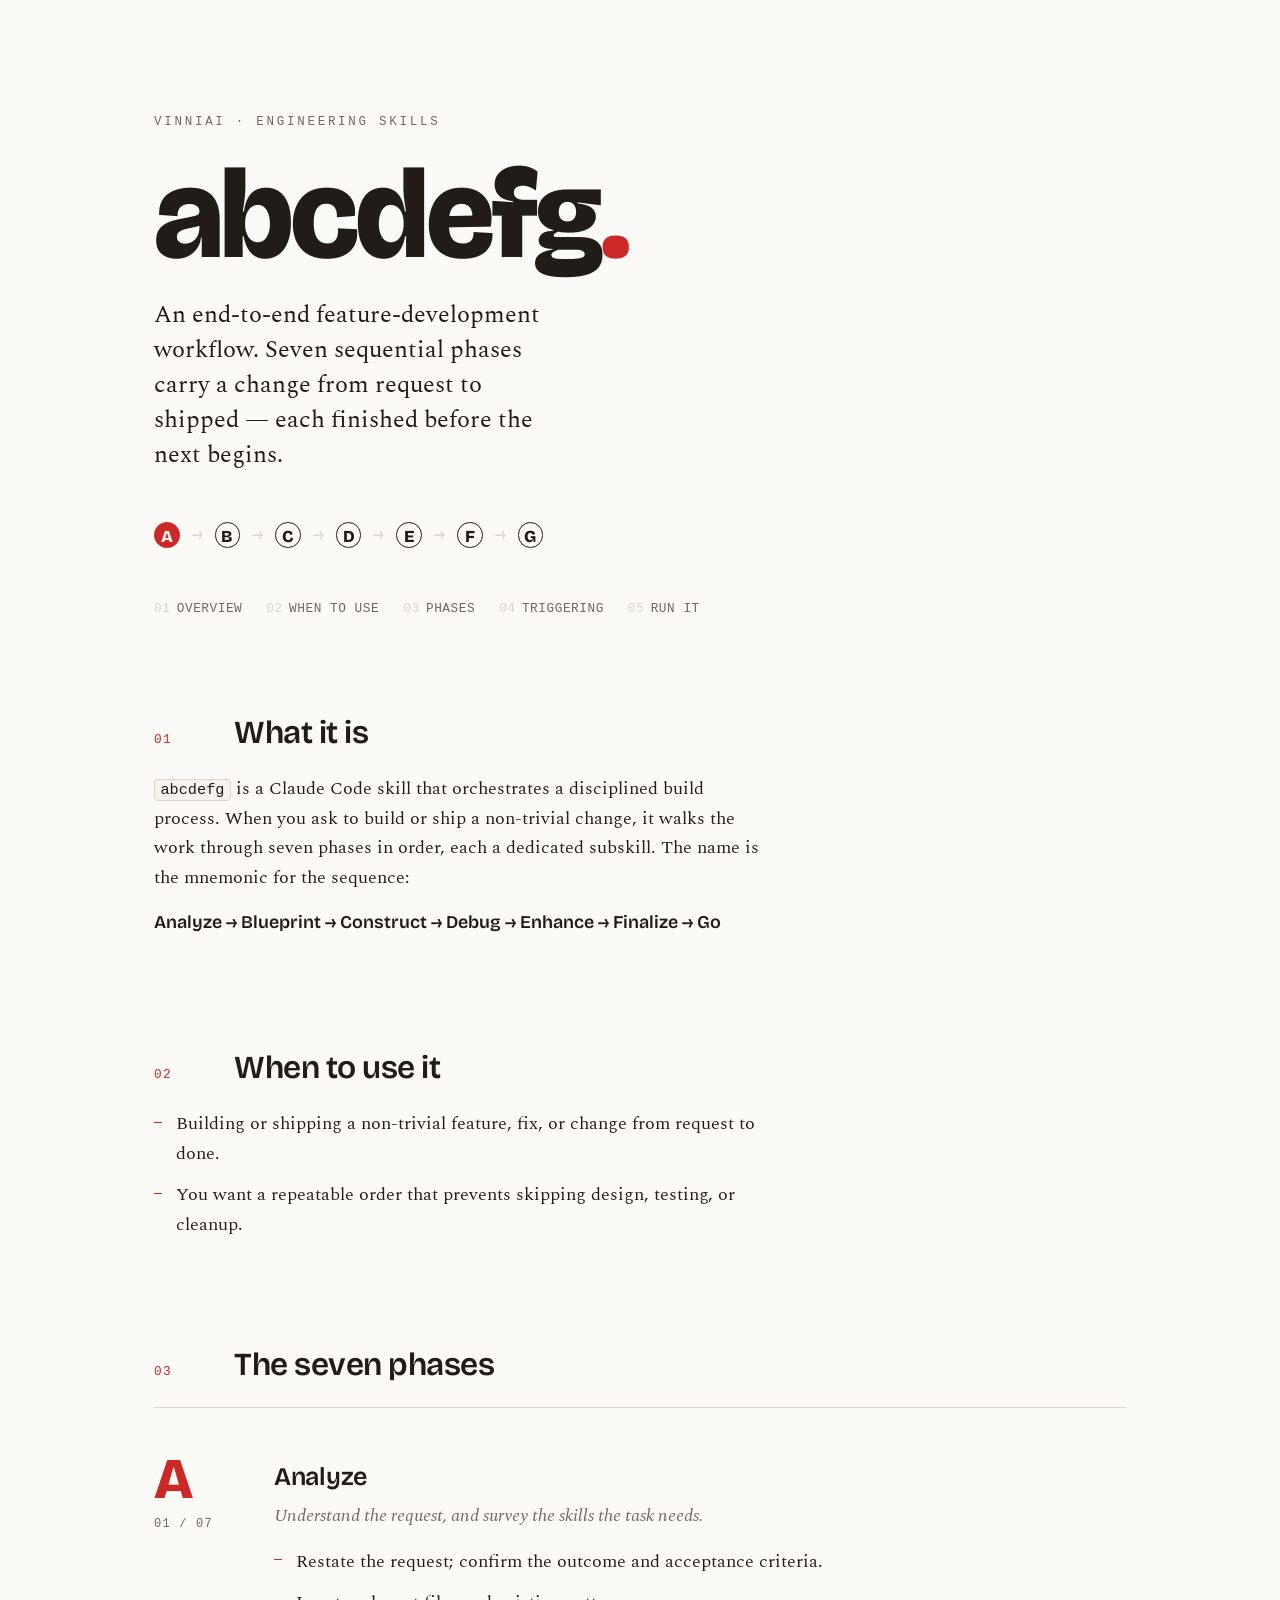
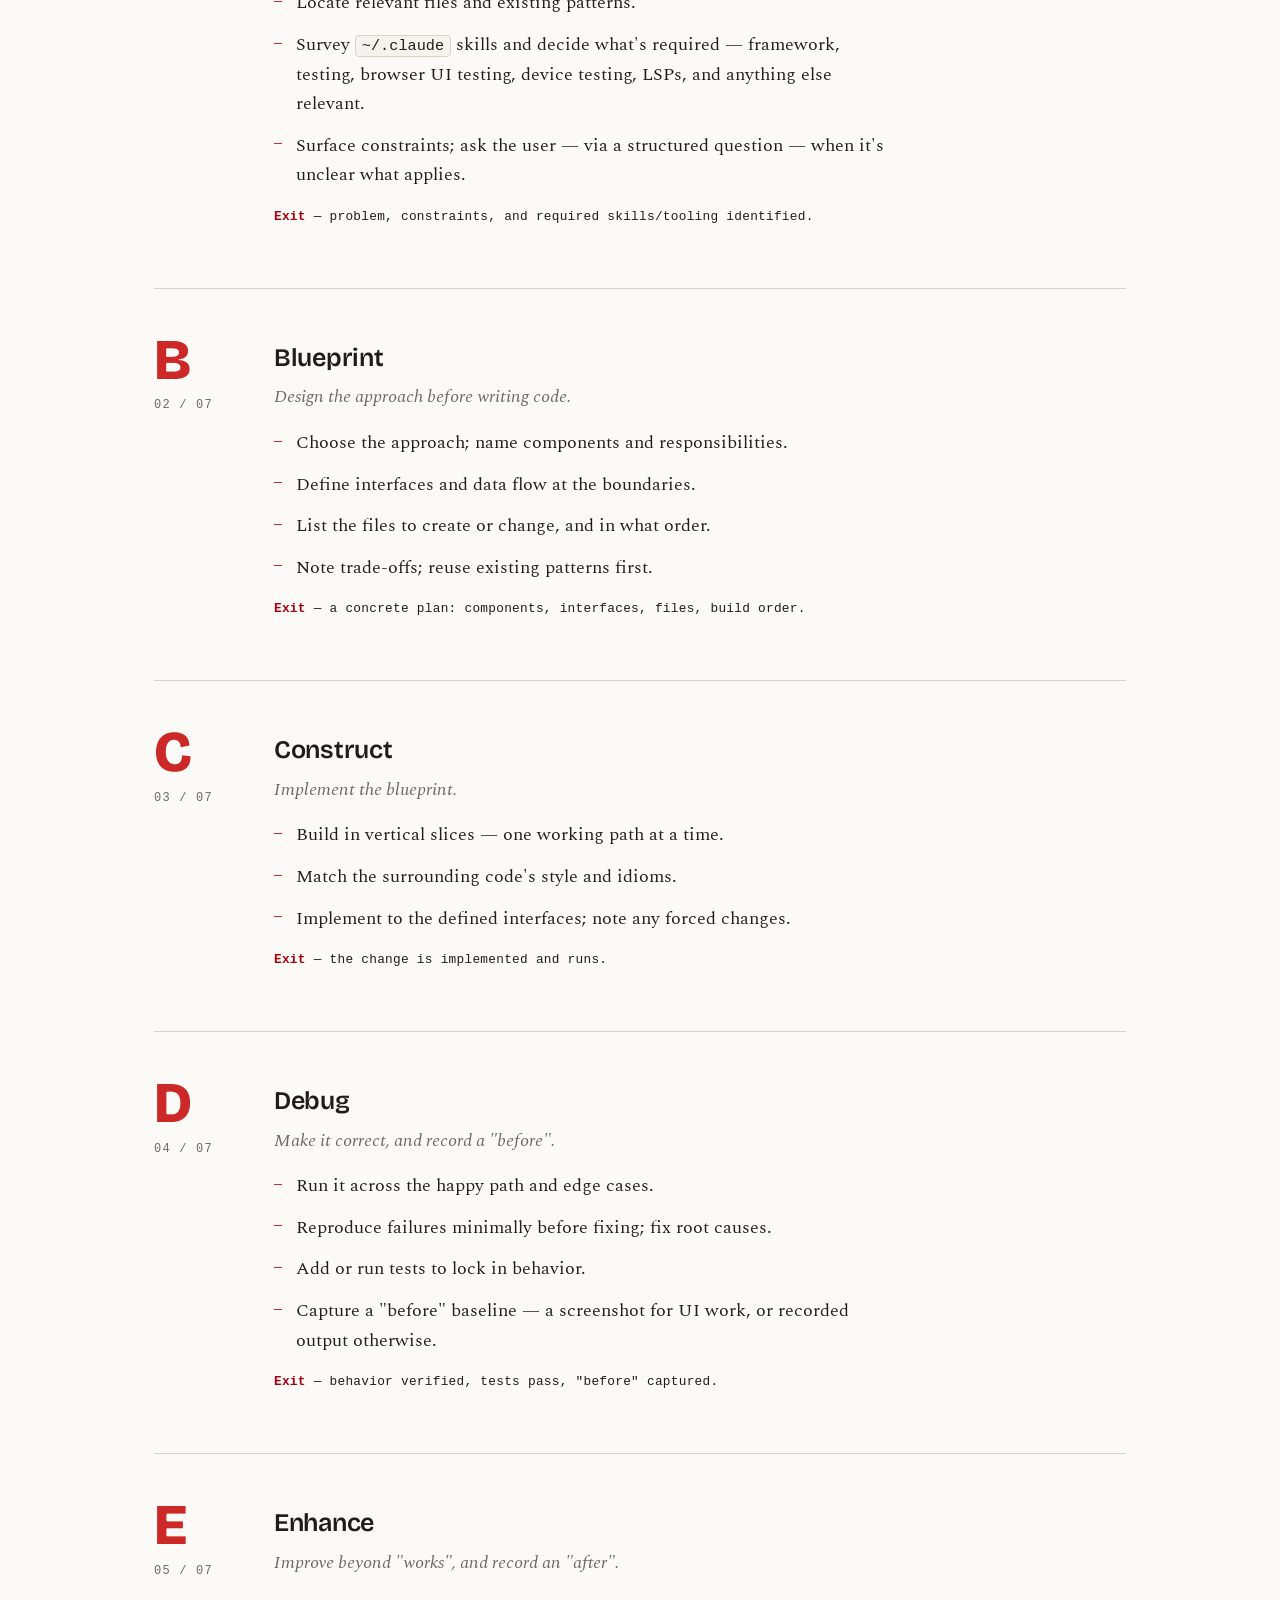
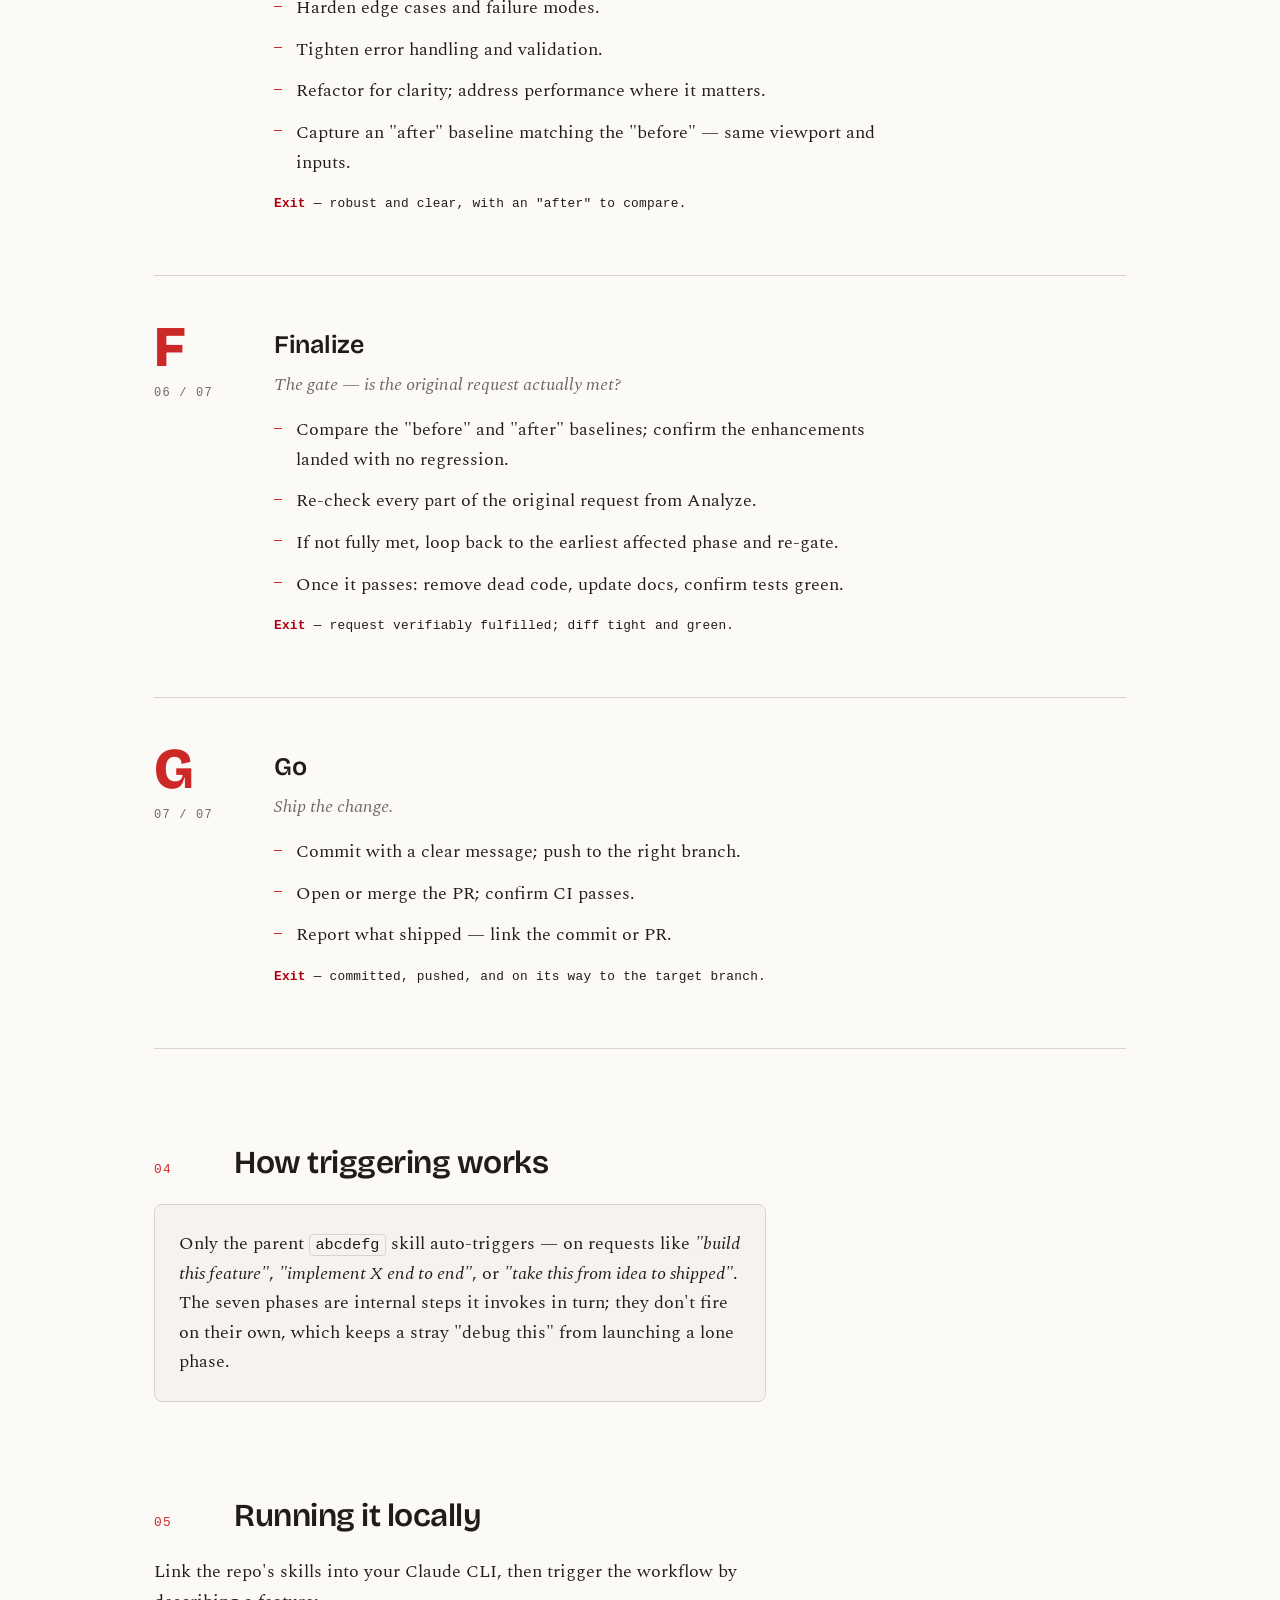
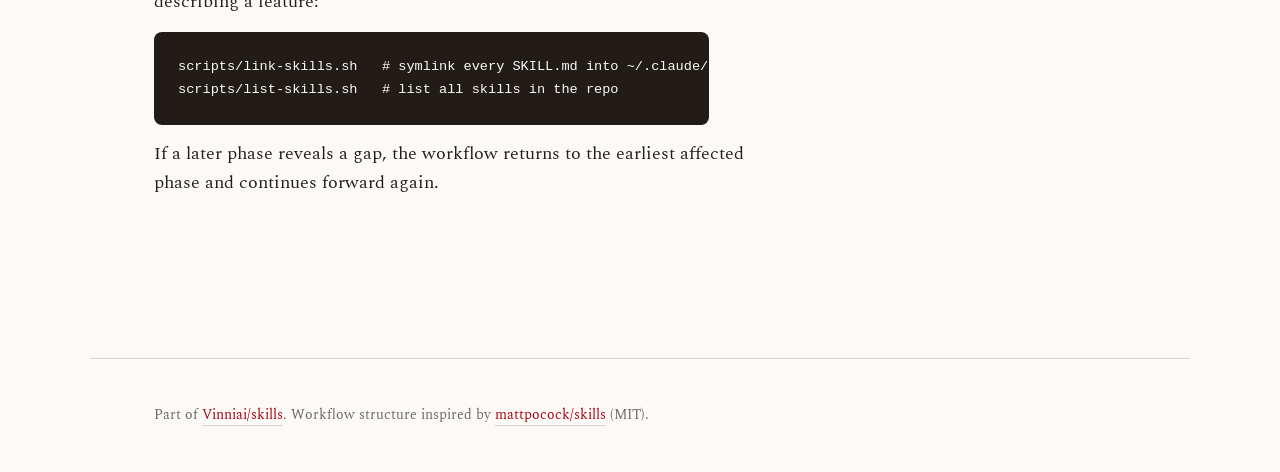
<file: docs/abcdefg.html>
<!DOCTYPE html>
<html lang="en">
<head>
  <meta charset="UTF-8" />
  <meta name="viewport" content="width=device-width, initial-scale=1.0" />
  <title>abcdefg — feature development workflow</title>
  <meta name="description" content="Documentation for the abcdefg skill: a sequential, seven-phase feature-development workflow (Analyze, Blueprint, Construct, Debug, Enhance, Finalize, Go)." />
  <link rel="preconnect" href="https://fonts.googleapis.com" />
  <link rel="preconnect" href="https://fonts.gstatic.com" crossorigin />
  <link href="https://fonts.googleapis.com/css2?family=Bricolage+Grotesque:opsz,wght@12..96,400;12..96,600;12..96,800&family=Spectral:ital,wght@0,400;0,500;1,400&display=swap" rel="stylesheet" />
  <style>
    :root {
      /* warm-tinted paper palette (OKLCH) */
      --paper:    oklch(0.985 0.004 70);
      --paper-2:  oklch(0.965 0.006 70);
      --ink:      oklch(0.23 0.012 70);
      --muted:    oklch(0.52 0.012 70);
      --hair:     oklch(0.87 0.008 70);
      --accent:   oklch(0.55 0.20 27);   /* restrained vermilion */
      --accent-ink: oklch(0.46 0.19 27);
      --on-accent: oklch(0.97 0.012 70); /* paper-tinted, never pure #fff */

      --font-display: "Bricolage Grotesque", "Helvetica Neue", Arial, sans-serif;
      --font-body: "Spectral", Georgia, "Times New Roman", serif;
      --font-mono: ui-monospace, SFMono-Regular, "SF Mono", Menlo, monospace;

      /* 4pt spacing scale */
      --space-xs: 0.5rem;
      --space-sm: 0.75rem;
      --space-md: 1rem;
      --space-lg: 1.5rem;
      --space-xl: 2rem;
      --space-2xl: 3rem;
      --space-3xl: 4rem;
      --space-4xl: 6rem;

      --measure: 68ch;
      --edge: clamp(1.25rem, 5vw, 5rem);
    }

    * { box-sizing: border-box; }
    html { -webkit-text-size-adjust: 100%; }

    body {
      margin: 0;
      background: var(--paper);
      color: var(--ink);
      font-family: var(--font-body);
      font-size: clamp(1rem, 0.96rem + 0.2vw, 1.125rem);
      line-height: 1.65;
      font-feature-settings: "liga" 1, "onum" 1, "kern" 1;
      -webkit-font-smoothing: antialiased;
    }

    a { color: var(--accent-ink); text-decoration: none; border-bottom: 1px solid var(--hair); }
    a:hover { border-bottom-color: var(--accent); }

    code {
      font-family: var(--font-mono);
      font-size: 0.85em;
      background: var(--paper-2);
      border: 1px solid var(--hair);
      border-radius: 4px;
      padding: 0.08em 0.36em;
    }

    .wrap { max-width: 1100px; margin: 0 auto; padding-inline: var(--edge); }

    /* ---- hero ---- */
    header.hero { padding-top: clamp(3rem, 9vw, 7rem); padding-bottom: var(--space-2xl); }
    .eyebrow {
      font-family: var(--font-mono);
      font-size: 0.78rem;
      letter-spacing: 0.22em;
      text-transform: uppercase;
      color: var(--muted);
      margin: 0 0 var(--space-lg);
    }
    h1 {
      font-family: var(--font-display);
      font-weight: 800;
      font-size: clamp(3.2rem, 12vw, 8rem);
      line-height: 0.92;
      letter-spacing: -0.03em;
      margin: 0;
      color: var(--ink);
    }
    h1 .dot { color: var(--accent); }
    .lead-tagline {
      font-size: clamp(1.15rem, 1rem + 0.8vw, 1.5rem);
      line-height: 1.45;
      max-width: 34ch;
      margin: var(--space-lg) 0 0;
      color: var(--ink);
    }
    .rule { border: 0; border-top: 1px solid var(--hair); margin: var(--space-2xl) 0; }
    .rule.accent { border-top: 2px solid var(--accent); width: 3.5rem; margin: var(--space-xl) 0; }

    /* sequence strip */
    .seq {
      display: flex; flex-wrap: wrap; align-items: center; gap: 0;
      margin-top: var(--space-2xl);
      font-family: var(--font-display);
    }
    .seq .step { display: flex; align-items: baseline; gap: 0.5rem; }
    .seq .letter {
      font-weight: 800; font-size: 1.05rem; color: var(--ink);
      width: 1.6rem; height: 1.6rem; display: grid; place-items: center;
      border: 1px solid var(--ink); border-radius: 50%;
    }
    .seq .word { font-family: var(--font-body); font-size: 0.95rem; color: var(--muted); }
    .seq .arrow { color: var(--hair); margin: 0 0.75rem; }
    .seq .step:first-child .letter { color: var(--on-accent); background: var(--accent); border-color: var(--accent); }

    nav.toc {
      display: flex; flex-wrap: wrap; gap: var(--space-lg);
      margin-top: var(--space-2xl);
      font-family: var(--font-mono);
      font-size: 0.8rem; letter-spacing: 0.04em; text-transform: uppercase;
    }
    nav.toc a { color: var(--muted); border: 0; }
    nav.toc a:hover { color: var(--accent); }
    nav.toc a span { color: var(--hair); margin-right: 0.4rem; }

    /* ---- sections ---- */
    main { padding-bottom: var(--space-4xl); }
    section { padding-block: var(--space-2xl); }
    .section-head {
      display: grid; grid-template-columns: 4rem 1fr; gap: var(--space-md);
      align-items: baseline; margin-bottom: var(--space-lg);
    }
    .section-head .num {
      font-family: var(--font-mono); font-size: 0.8rem; color: var(--accent);
      letter-spacing: 0.1em; padding-top: 0.4rem;
    }
    h2 {
      font-family: var(--font-display); font-weight: 600;
      font-size: clamp(1.5rem, 1.2rem + 1vw, 2.1rem);
      line-height: 1.1; letter-spacing: -0.015em; margin: 0;
    }
    .body-col { max-width: var(--measure); }
    .body-col p { margin: 0 0 var(--space-md); }
    .seq-inline { font-family: var(--font-display); font-weight: 600; color: var(--ink); }

    ul.clean { list-style: none; padding: 0; margin: 0; max-width: var(--measure); }
    ul.clean li { padding-left: 1.4rem; position: relative; margin-bottom: var(--space-sm); }
    ul.clean li::before {
      content: ""; position: absolute; left: 0; top: 0.7em;
      width: 0.5rem; height: 1px; background: var(--accent);
    }

    /* ---- phases as numbered editorial rows ---- */
    .phases { margin-top: var(--space-md); }
    .phase {
      display: grid;
      grid-template-columns: 6rem 1fr;
      gap: var(--space-lg);
      padding-block: var(--space-2xl);
      border-top: 1px solid var(--hair);
    }
    .phase:last-child { border-bottom: 1px solid var(--hair); }
    .phase .marker { position: relative; }
    .phase .marker .big {
      font-family: var(--font-display); font-weight: 800;
      font-size: clamp(2.6rem, 5vw, 3.6rem); line-height: 0.8;
      color: var(--accent);
    }
    .phase .marker .idx {
      font-family: var(--font-mono); font-size: 0.75rem; color: var(--muted);
      display: block; margin-top: 0.5rem; letter-spacing: 0.1em;
    }
    .phase h3 {
      font-family: var(--font-display); font-weight: 600;
      font-size: clamp(1.3rem, 1.1rem + 0.6vw, 1.7rem);
      margin: 0 0 0.25rem; letter-spacing: -0.01em;
    }
    .phase .what { color: var(--muted); font-style: italic; margin: 0 0 var(--space-md); }
    .phase .exit {
      margin-top: var(--space-md); font-family: var(--font-mono);
      font-size: 0.8rem; color: var(--ink); letter-spacing: 0.02em;
    }
    .phase .exit b { color: var(--accent-ink); font-weight: 600; }

    /* callout — flat, no stripe, no glass */
    .note {
      background: var(--paper-2);
      border: 1px solid var(--hair);
      border-radius: 8px;
      padding: var(--space-lg);
      max-width: var(--measure);
    }
    .note p { margin: 0; }

    pre {
      background: var(--ink);
      color: var(--paper);
      border-radius: 8px;
      padding: var(--space-lg);
      overflow-x: auto;
      font-size: 0.85rem;
      max-width: var(--measure);
    }
    pre code { background: none; border: 0; color: inherit; padding: 0; font-size: inherit; }

    footer {
      border-top: 1px solid var(--hair);
      padding-block: var(--space-xl);
      color: var(--muted);
      font-size: 0.85rem;
      max-width: var(--measure);
    }

    /* ---- calm staggered load ---- */
    @media (prefers-reduced-motion: no-preference) {
      .reveal { opacity: 0; transform: translateY(12px); animation: rise 0.7s cubic-bezier(0.22, 1, 0.36, 1) forwards; }
      .reveal:nth-child(2) { animation-delay: 0.06s; }
      .reveal:nth-child(3) { animation-delay: 0.12s; }
      .reveal:nth-child(4) { animation-delay: 0.18s; }
      @keyframes rise { to { opacity: 1; transform: none; } }
    }

    @media (max-width: 640px) {
      .section-head { grid-template-columns: 1fr; gap: 0; }
      .section-head .num { padding-top: 0; }
      .phase { grid-template-columns: 1fr; gap: var(--space-sm); }
      .seq .arrow { margin: 0 0.4rem; }
    }
  </style>
</head>
<body>
  <header class="hero">
    <div class="wrap">
      <p class="eyebrow reveal">Vinniai · engineering skills</p>
      <h1 class="reveal">abcdefg<span class="dot">.</span></h1>
      <p class="lead-tagline reveal">An end-to-end feature-development workflow. Seven sequential phases carry a change from request to shipped — each finished before the next begins.</p>

      <div class="seq reveal" aria-hidden="true">
        <span class="step"><span class="letter">A</span></span><span class="arrow">→</span>
        <span class="step"><span class="letter">B</span></span><span class="arrow">→</span>
        <span class="step"><span class="letter">C</span></span><span class="arrow">→</span>
        <span class="step"><span class="letter">D</span></span><span class="arrow">→</span>
        <span class="step"><span class="letter">E</span></span><span class="arrow">→</span>
        <span class="step"><span class="letter">F</span></span><span class="arrow">→</span>
        <span class="step"><span class="letter">G</span></span>
      </div>

      <nav class="toc" aria-label="Page sections">
        <a href="#overview"><span>01</span>Overview</a>
        <a href="#when"><span>02</span>When to use</a>
        <a href="#phases"><span>03</span>Phases</a>
        <a href="#triggering"><span>04</span>Triggering</a>
        <a href="#run"><span>05</span>Run it</a>
      </nav>
    </div>
  </header>

  <main class="wrap">
    <section id="overview">
      <div class="section-head"><span class="num">01</span><h2>What it is</h2></div>
      <div class="body-col">
        <p><code>abcdefg</code> is a Claude Code skill that orchestrates a disciplined build process. When you ask to build or ship a non-trivial change, it walks the work through seven phases in order, each a dedicated subskill. The name is the mnemonic for the sequence:</p>
        <p class="seq-inline">Analyze → Blueprint → Construct → Debug → Enhance → Finalize → Go</p>
      </div>
    </section>

    <section id="when">
      <div class="section-head"><span class="num">02</span><h2>When to use it</h2></div>
      <ul class="clean">
        <li>Building or shipping a non-trivial feature, fix, or change from request to done.</li>
        <li>You want a repeatable order that prevents skipping design, testing, or cleanup.</li>
      </ul>
    </section>

    <section id="phases">
      <div class="section-head"><span class="num">03</span><h2>The seven phases</h2></div>
      <div class="phases">

        <article class="phase">
          <div class="marker"><span class="big">A</span><span class="idx">01 / 07</span></div>
          <div>
            <h3>Analyze</h3>
            <p class="what">Understand the request, and survey the skills the task needs.</p>
            <ul class="clean">
              <li>Restate the request; confirm the outcome and acceptance criteria.</li>
              <li>Locate relevant files and existing patterns.</li>
              <li>Survey <code>~/.claude</code> skills and decide what's required — framework, testing, browser UI testing, device testing, LSPs, and anything else relevant.</li>
              <li>Surface constraints; ask the user — via a structured question — when it's unclear what applies.</li>
            </ul>
            <p class="exit"><b>Exit</b> — problem, constraints, and required skills/tooling identified.</p>
          </div>
        </article>

        <article class="phase">
          <div class="marker"><span class="big">B</span><span class="idx">02 / 07</span></div>
          <div>
            <h3>Blueprint</h3>
            <p class="what">Design the approach before writing code.</p>
            <ul class="clean">
              <li>Choose the approach; name components and responsibilities.</li>
              <li>Define interfaces and data flow at the boundaries.</li>
              <li>List the files to create or change, and in what order.</li>
              <li>Note trade-offs; reuse existing patterns first.</li>
            </ul>
            <p class="exit"><b>Exit</b> — a concrete plan: components, interfaces, files, build order.</p>
          </div>
        </article>

        <article class="phase">
          <div class="marker"><span class="big">C</span><span class="idx">03 / 07</span></div>
          <div>
            <h3>Construct</h3>
            <p class="what">Implement the blueprint.</p>
            <ul class="clean">
              <li>Build in vertical slices — one working path at a time.</li>
              <li>Match the surrounding code's style and idioms.</li>
              <li>Implement to the defined interfaces; note any forced changes.</li>
            </ul>
            <p class="exit"><b>Exit</b> — the change is implemented and runs.</p>
          </div>
        </article>

        <article class="phase">
          <div class="marker"><span class="big">D</span><span class="idx">04 / 07</span></div>
          <div>
            <h3>Debug</h3>
            <p class="what">Make it correct, and record a "before".</p>
            <ul class="clean">
              <li>Run it across the happy path and edge cases.</li>
              <li>Reproduce failures minimally before fixing; fix root causes.</li>
              <li>Add or run tests to lock in behavior.</li>
              <li>Capture a "before" baseline — a screenshot for UI work, or recorded output otherwise.</li>
            </ul>
            <p class="exit"><b>Exit</b> — behavior verified, tests pass, "before" captured.</p>
          </div>
        </article>

        <article class="phase">
          <div class="marker"><span class="big">E</span><span class="idx">05 / 07</span></div>
          <div>
            <h3>Enhance</h3>
            <p class="what">Improve beyond "works", and record an "after".</p>
            <ul class="clean">
              <li>Harden edge cases and failure modes.</li>
              <li>Tighten error handling and validation.</li>
              <li>Refactor for clarity; address performance where it matters.</li>
              <li>Capture an "after" baseline matching the "before" — same viewport and inputs.</li>
            </ul>
            <p class="exit"><b>Exit</b> — robust and clear, with an "after" to compare.</p>
          </div>
        </article>

        <article class="phase">
          <div class="marker"><span class="big">F</span><span class="idx">06 / 07</span></div>
          <div>
            <h3>Finalize</h3>
            <p class="what">The gate — is the original request actually met?</p>
            <ul class="clean">
              <li>Compare the "before" and "after" baselines; confirm the enhancements landed with no regression.</li>
              <li>Re-check every part of the original request from Analyze.</li>
              <li>If not fully met, loop back to the earliest affected phase and re-gate.</li>
              <li>Once it passes: remove dead code, update docs, confirm tests green.</li>
            </ul>
            <p class="exit"><b>Exit</b> — request verifiably fulfilled; diff tight and green.</p>
          </div>
        </article>

        <article class="phase">
          <div class="marker"><span class="big">G</span><span class="idx">07 / 07</span></div>
          <div>
            <h3>Go</h3>
            <p class="what">Ship the change.</p>
            <ul class="clean">
              <li>Commit with a clear message; push to the right branch.</li>
              <li>Open or merge the PR; confirm CI passes.</li>
              <li>Report what shipped — link the commit or PR.</li>
            </ul>
            <p class="exit"><b>Exit</b> — committed, pushed, and on its way to the target branch.</p>
          </div>
        </article>

      </div>
    </section>

    <section id="triggering">
      <div class="section-head"><span class="num">04</span><h2>How triggering works</h2></div>
      <div class="note">
        <p>Only the parent <code>abcdefg</code> skill auto-triggers — on requests like <em>"build this feature"</em>, <em>"implement X end to end"</em>, or <em>"take this from idea to shipped"</em>. The seven phases are internal steps it invokes in turn; they don't fire on their own, which keeps a stray "debug this" from launching a lone phase.</p>
      </div>
    </section>

    <section id="run">
      <div class="section-head"><span class="num">05</span><h2>Running it locally</h2></div>
      <div class="body-col">
        <p>Link the repo's skills into your Claude CLI, then trigger the workflow by describing a feature:</p>
      </div>
      <pre><code>scripts/link-skills.sh   # symlink every SKILL.md into ~/.claude/skills
scripts/list-skills.sh   # list all skills in the repo</code></pre>
      <div class="body-col">
        <p>If a later phase reveals a gap, the workflow returns to the earliest affected phase and continues forward again.</p>
      </div>
    </section>
  </main>

  <footer class="wrap">
    <p>Part of <a href="https://github.com/Vinniai/skills">Vinniai/skills</a>. Workflow structure inspired by <a href="https://github.com/mattpocock/skills">mattpocock/skills</a> (MIT).</p>
  </footer>
</body>
</html>
</file>
